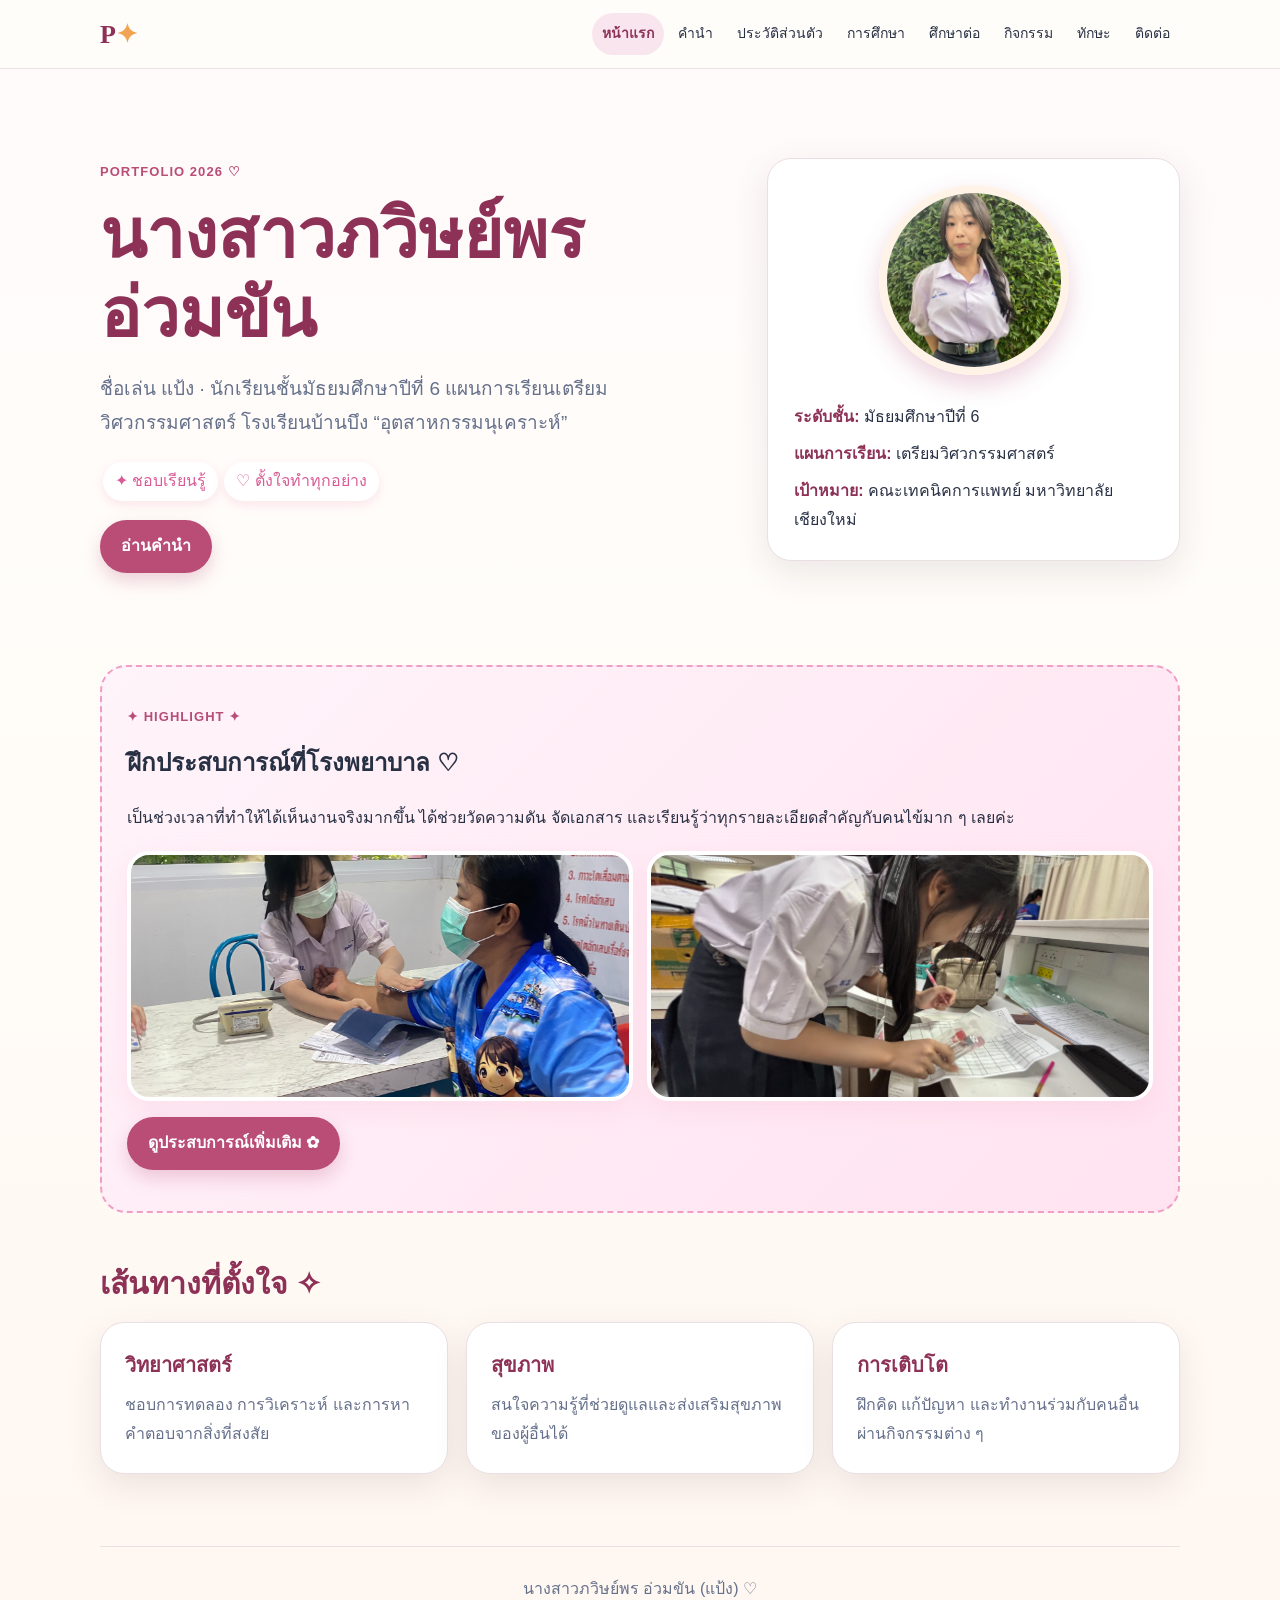
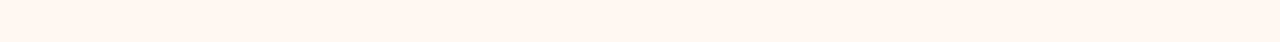
<file: index.htm>
<!doctype html>
<html lang="th"><head><meta charset="utf-8"><meta name="viewport" content="width=device-width,initial-scale=1"><title>ภวิษย์พร อ่วมขัน | Portfolio</title><link rel="stylesheet" href="styles.css"><style>.hero-photos{display:grid;grid-template-columns:1fr 1fr;gap:14px;margin-top:18px}.hero-photos img{width:100%;height:250px;object-fit:cover;border-radius:22px;border:4px solid #fff;box-shadow:0 10px 24px #f3b7d044}.feature{margin:28px 0;padding:25px;border-radius:26px;background:linear-gradient(135deg,#fff4fa,#ffe3f0);border:2px dashed #ef9ec5}.feature h2{margin-top:0}.sticker{display:inline-block;background:#fff;border-radius:999px;padding:5px 12px;margin:3px;color:#d85b95;box-shadow:0 4px 12px #f3b7d055}@media(max-width:650px){.hero-photos{grid-template-columns:1fr}.hero-photos img{height:230px}}</style></head><body><header class="site-header"><nav class="nav container"><a class="brand" href="index.html">P<span>✦</span></a><div class="nav-links"><a class="active" href="index.html">หน้าแรก</a><a href="foreword.html">คำนำ</a><a href="about.html">ประวัติส่วนตัว</a><a href="portfolio.html">การศึกษา</a><a href="experience.html">ศึกษาต่อ</a><a href="activity.html">กิจกรรม</a><a href="skills.html">ทักษะ</a><a href="contact.html">ติดต่อ</a></div></nav></header><main class="container"><section class="hero"><div><p class="eyebrow">PORTFOLIO 2026 ♡</p><h1>นางสาวภวิษย์พร<br>อ่วมขัน</h1><p class="lead">ชื่อเล่น แป้ง · นักเรียนชั้นมัธยมศึกษาปีที่ 6 แผนการเรียนเตรียมวิศวกรรมศาสตร์ โรงเรียนบ้านบึง “อุตสาหกรรมนุเคราะห์”</p><p><span class="sticker">✦ ชอบเรียนรู้</span><span class="sticker">♡ ตั้งใจทำทุกอย่าง</span></p><a class="btn" href="foreword.html">อ่านคำนำ</a></div><aside class="hero-card"><img class="profile-photo" src="IMG_5311.jpeg" alt="นางสาวภวิษย์พร อ่วมขัน"><div class="fact-list"><div><span>ระดับชั้น:</span> มัธยมศึกษาปีที่ 6</div><div><span>แผนการเรียน:</span> เตรียมวิศวกรรมศาสตร์</div><div><span>เป้าหมาย:</span> คณะเทคนิคการแพทย์ มหาวิทยาลัยเชียงใหม่</div></div></aside></section><section class="feature"><p class="eyebrow">✦ HIGHLIGHT ✦</p><h2>ฝึกประสบการณ์ที่โรงพยาบาล ♡</h2><p>เป็นช่วงเวลาที่ทำให้ได้เห็นงานจริงมากขึ้น ได้ช่วยวัดความดัน จัดเอกสาร และเรียนรู้ว่าทุกรายละเอียดสำคัญกับคนไข้มาก ๆ เลยค่ะ</p><div class="hero-photos"><img src="image-2.jpg" alt="ฝึกวัดความดันที่โรงพยาบาล"><img src="image-3.jpg" alt="ฝึกงานเอกสารที่โรงพยาบาล"></div><p><a class="btn" href="experience.html">ดูประสบการณ์เพิ่มเติม ✿</a></p></section><section class="section"><h2>เส้นทางที่ตั้งใจ ✧</h2><div class="grid"><article class="card"><h3>วิทยาศาสตร์</h3><p>ชอบการทดลอง การวิเคราะห์ และการหาคำตอบจากสิ่งที่สงสัย</p></article><article class="card"><h3>สุขภาพ</h3><p>สนใจความรู้ที่ช่วยดูแลและส่งเสริมสุขภาพของผู้อื่นได้</p></article><article class="card"><h3>การเติบโต</h3><p>ฝึกคิด แก้ปัญหา และทำงานร่วมกับคนอื่นผ่านกิจกรรมต่าง ๆ</p></article></div></section></main><footer class="footer container">นางสาวภวิษย์พร อ่วมขัน (แป้ง) ♡</footer></body></html>
</file>
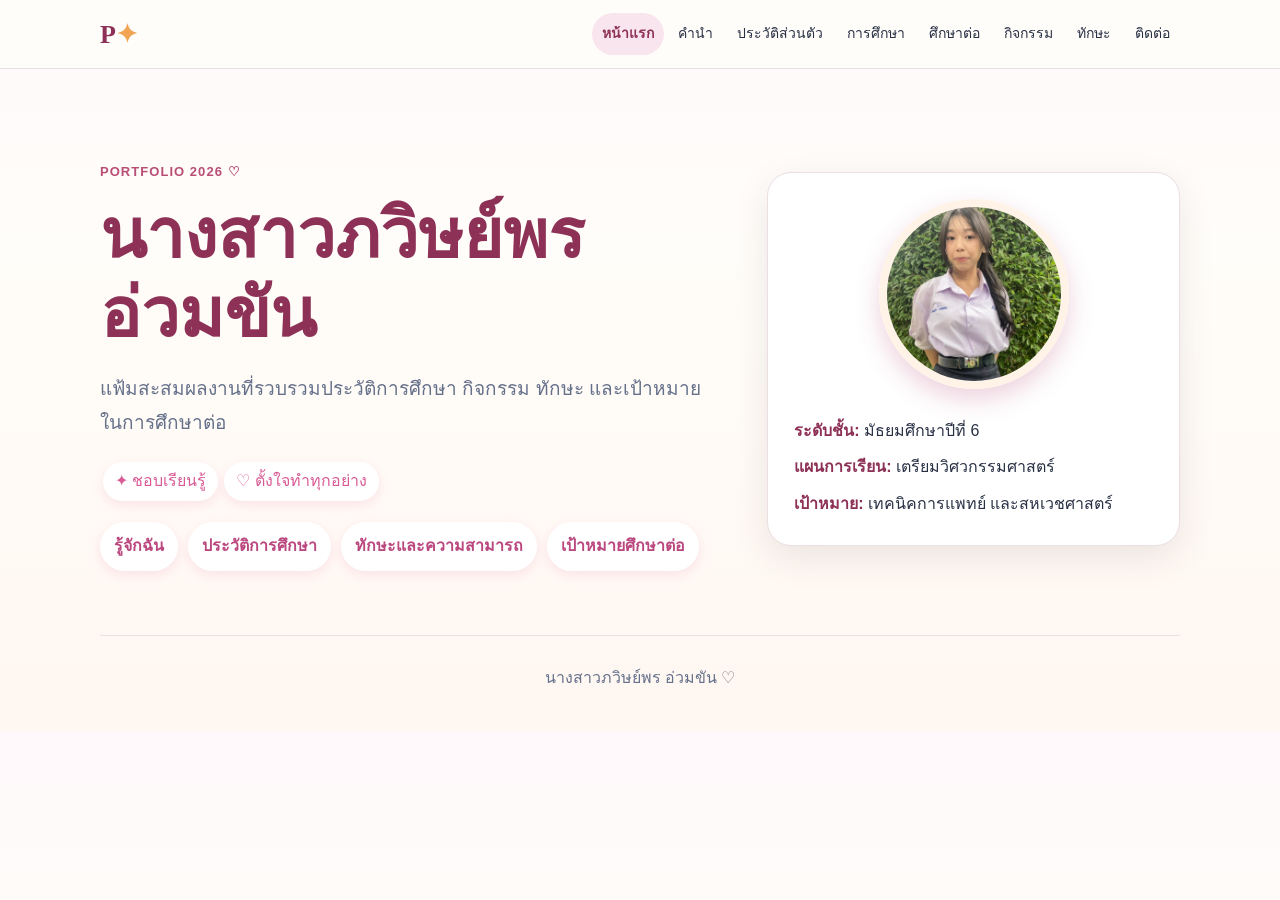
<file: index.html>
<!doctype html><html lang="th"><head><meta charset="utf-8"><meta name="viewport" content="width=device-width,initial-scale=1"><title>ภวิษย์พร อ่วมขัน | Portfolio</title><link rel="stylesheet" href="styles.css"><style>.sticker{display:inline-block;background:#fff;border-radius:999px;padding:5px 12px;margin:3px;color:#d85b95;box-shadow:0 4px 12px #f3b7d055}.quick-links{display:flex;flex-wrap:wrap;gap:10px;margin-top:18px}.quick-links a{display:inline-block;text-decoration:none;padding:10px 14px;border-radius:999px;background:#fff;color:#ba477e;font-weight:700;box-shadow:0 4px 12px #f3b7d055}.quick-links a:hover{background:#fff0f6}</style></head><body><header class="site-header"><nav class="nav container"><a class="brand" href="index.html">P<span>✦</span></a><div class="nav-links"><a class="active" href="index.html">หน้าแรก</a><a href="foreword.html">คำนำ</a><a href="about.html">ประวัติส่วนตัว</a><a href="portfolio.html">การศึกษา</a><a href="experience.html">ศึกษาต่อ</a><a href="activity.html">กิจกรรม</a><a href="skills.html">ทักษะ</a><a href="contact.html">ติดต่อ</a></div></nav></header><main class="container"><section class="hero"><div><p class="eyebrow">PORTFOLIO 2026 ♡</p><h1>นางสาวภวิษย์พร<br>อ่วมขัน</h1><p class="lead">แฟ้มสะสมผลงานที่รวบรวมประวัติการศึกษา กิจกรรม ทักษะ และเป้าหมายในการศึกษาต่อ</p><p><span class="sticker">✦ ชอบเรียนรู้</span><span class="sticker">♡ ตั้งใจทำทุกอย่าง</span></p><div class="quick-links"><a href="about.html">รู้จักฉัน</a><a href="portfolio.html">ประวัติการศึกษา</a><a href="skills.html">ทักษะและความสามารถ</a><a href="experience.html">เป้าหมายศึกษาต่อ</a></div></div><aside class="hero-card"><img class="profile-photo" src="IMG_5311.jpeg" alt="นางสาวภวิษย์พร อ่วมขัน"><div class="fact-list"><div><span>ระดับชั้น:</span> มัธยมศึกษาปีที่ 6</div><div><span>แผนการเรียน:</span> เตรียมวิศวกรรมศาสตร์</div><div><span>เป้าหมาย:</span> เทคนิคการแพทย์ และสหเวชศาสตร์</div></div></aside></section></main><footer class="footer container">นางสาวภวิษย์พร อ่วมขัน ♡</footer></body></html>
</file>
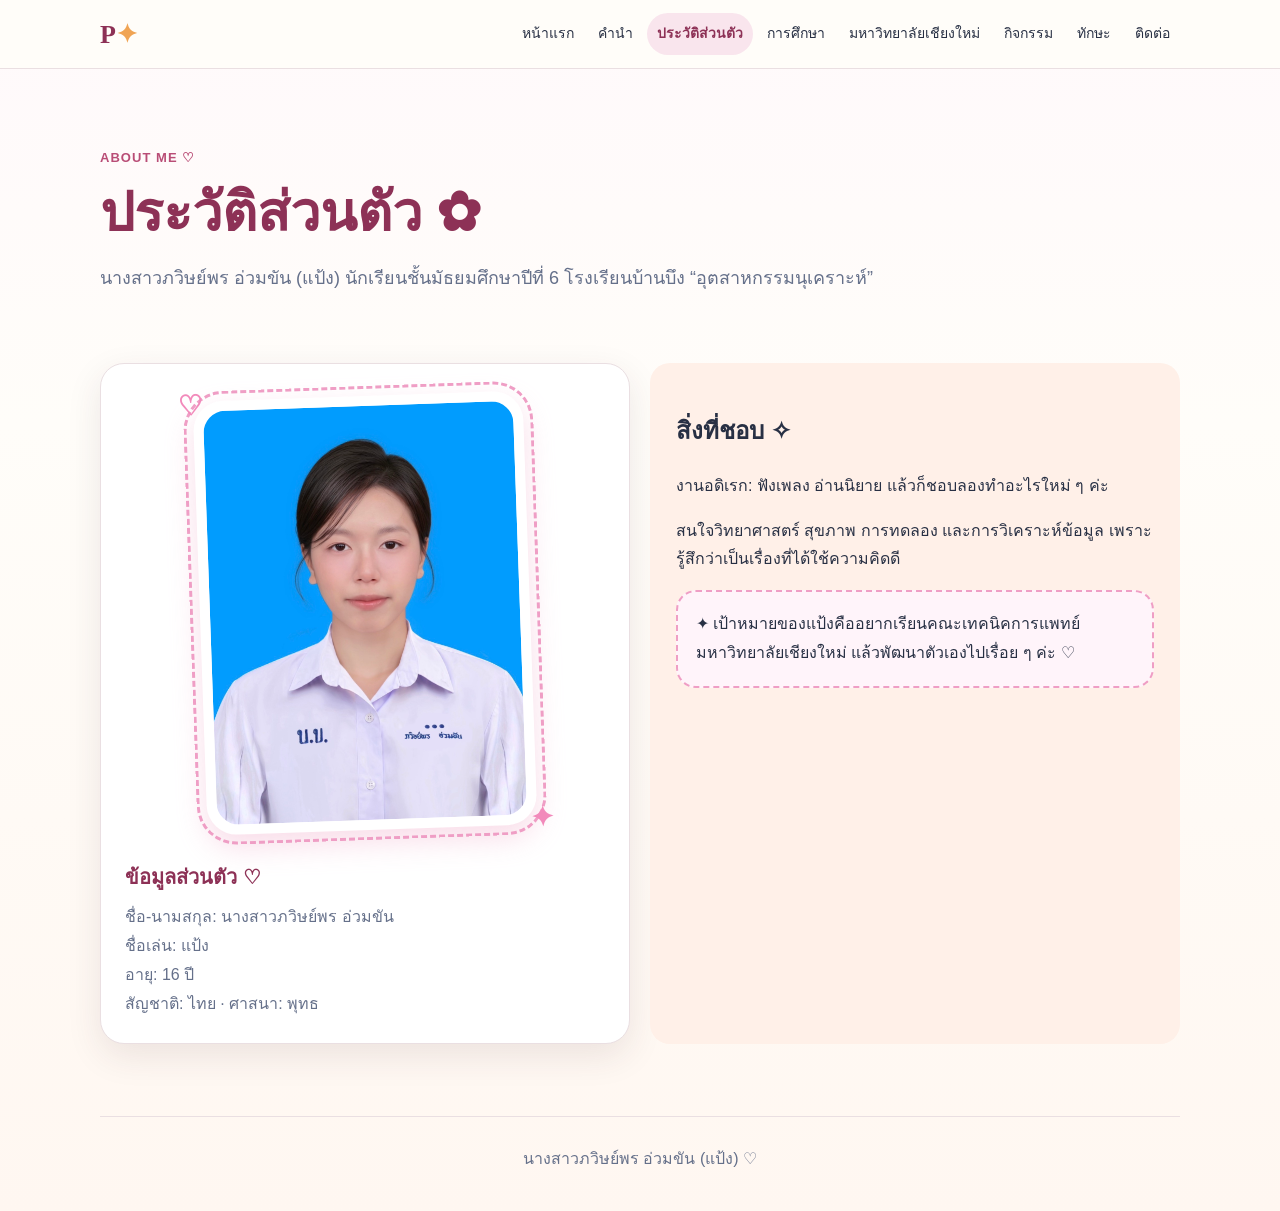
<file: about.html>
<!doctype html><html lang="th"><head><meta charset="utf-8"><meta name="viewport" content="width=device-width,initial-scale=1"><title>ประวัติส่วนตัว | ภวิษย์พร อ่วมขัน</title><link rel="stylesheet" href="styles.css"><style>.photo-frame{position:relative;width:min(330px,100%);margin:8px auto 30px;padding:10px;background:#fff;border-radius:30px;box-shadow:0 12px 28px #f3b7d077;transform:rotate(-2deg);outline:3px dashed #ef9ec5;outline-offset:7px}.photo-frame:before,.photo-frame:after{position:absolute;color:#f28abb;font-size:28px;font-weight:700}.photo-frame:before{content:'♡';top:-20px;left:-15px}.photo-frame:after{content:'✦';right:-16px;bottom:-20px}.about-photo{display:block;width:100%;border-radius:22px}.cute-note{padding:18px;border:2px dashed #ef9ec5;border-radius:20px;background:#fff4fa}</style></head><body><header class="site-header"><nav class="nav container"><a class="brand" href="index.html">P<span>✦</span></a><div class="nav-links"><a href="index.html">หน้าแรก</a><a href="foreword.html">คำนำ</a><a class="active" href="about.html">ประวัติส่วนตัว</a><a href="portfolio.html">การศึกษา</a><a href="experience.html">มหาวิทยาลัยเชียงใหม่</a><a href="activity.html">กิจกรรม</a><a href="skills.html">ทักษะ</a><a href="contact.html">ติดต่อ</a></div></nav></header><main class="container"><section class="page-hero"><p class="eyebrow">ABOUT ME ♡</p><h1 class="page-title">ประวัติส่วนตัว ✿</h1><p class="page-intro">นางสาวภวิษย์พร อ่วมขัน (แป้ง) นักเรียนชั้นมัธยมศึกษาปีที่ 6 โรงเรียนบ้านบึง “อุตสาหกรรมนุเคราะห์”</p></section><section class="two-col"><div class="card"><div class="photo-frame"><img class="about-photo" src="image-4.jpg" alt="รูปประวัติของภวิษย์พร"></div><h3>ข้อมูลส่วนตัว ♡</h3><p>ชื่อ-นามสกุล: นางสาวภวิษย์พร อ่วมขัน</p><p>ชื่อเล่น: แป้ง</p><p>อายุ: 16 ปี</p><p>สัญชาติ: ไทย · ศาสนา: พุทธ</p></div><div class="highlight"><h2>สิ่งที่ชอบ ✧</h2><p>งานอดิเรก: ฟังเพลง อ่านนิยาย แล้วก็ชอบลองทำอะไรใหม่ ๆ ค่ะ</p><p>สนใจวิทยาศาสตร์ สุขภาพ การทดลอง และการวิเคราะห์ข้อมูล เพราะรู้สึกว่าเป็นเรื่องที่ได้ใช้ความคิดดี</p><div class="cute-note">✦ เป้าหมายของแป้งคืออยากเรียนคณะเทคนิคการแพทย์ มหาวิทยาลัยเชียงใหม่ แล้วพัฒนาตัวเองไปเรื่อย ๆ ค่ะ ♡</div></div></section></main><footer class="footer container">นางสาวภวิษย์พร อ่วมขัน (แป้ง) ♡</footer></body></html>
</file>
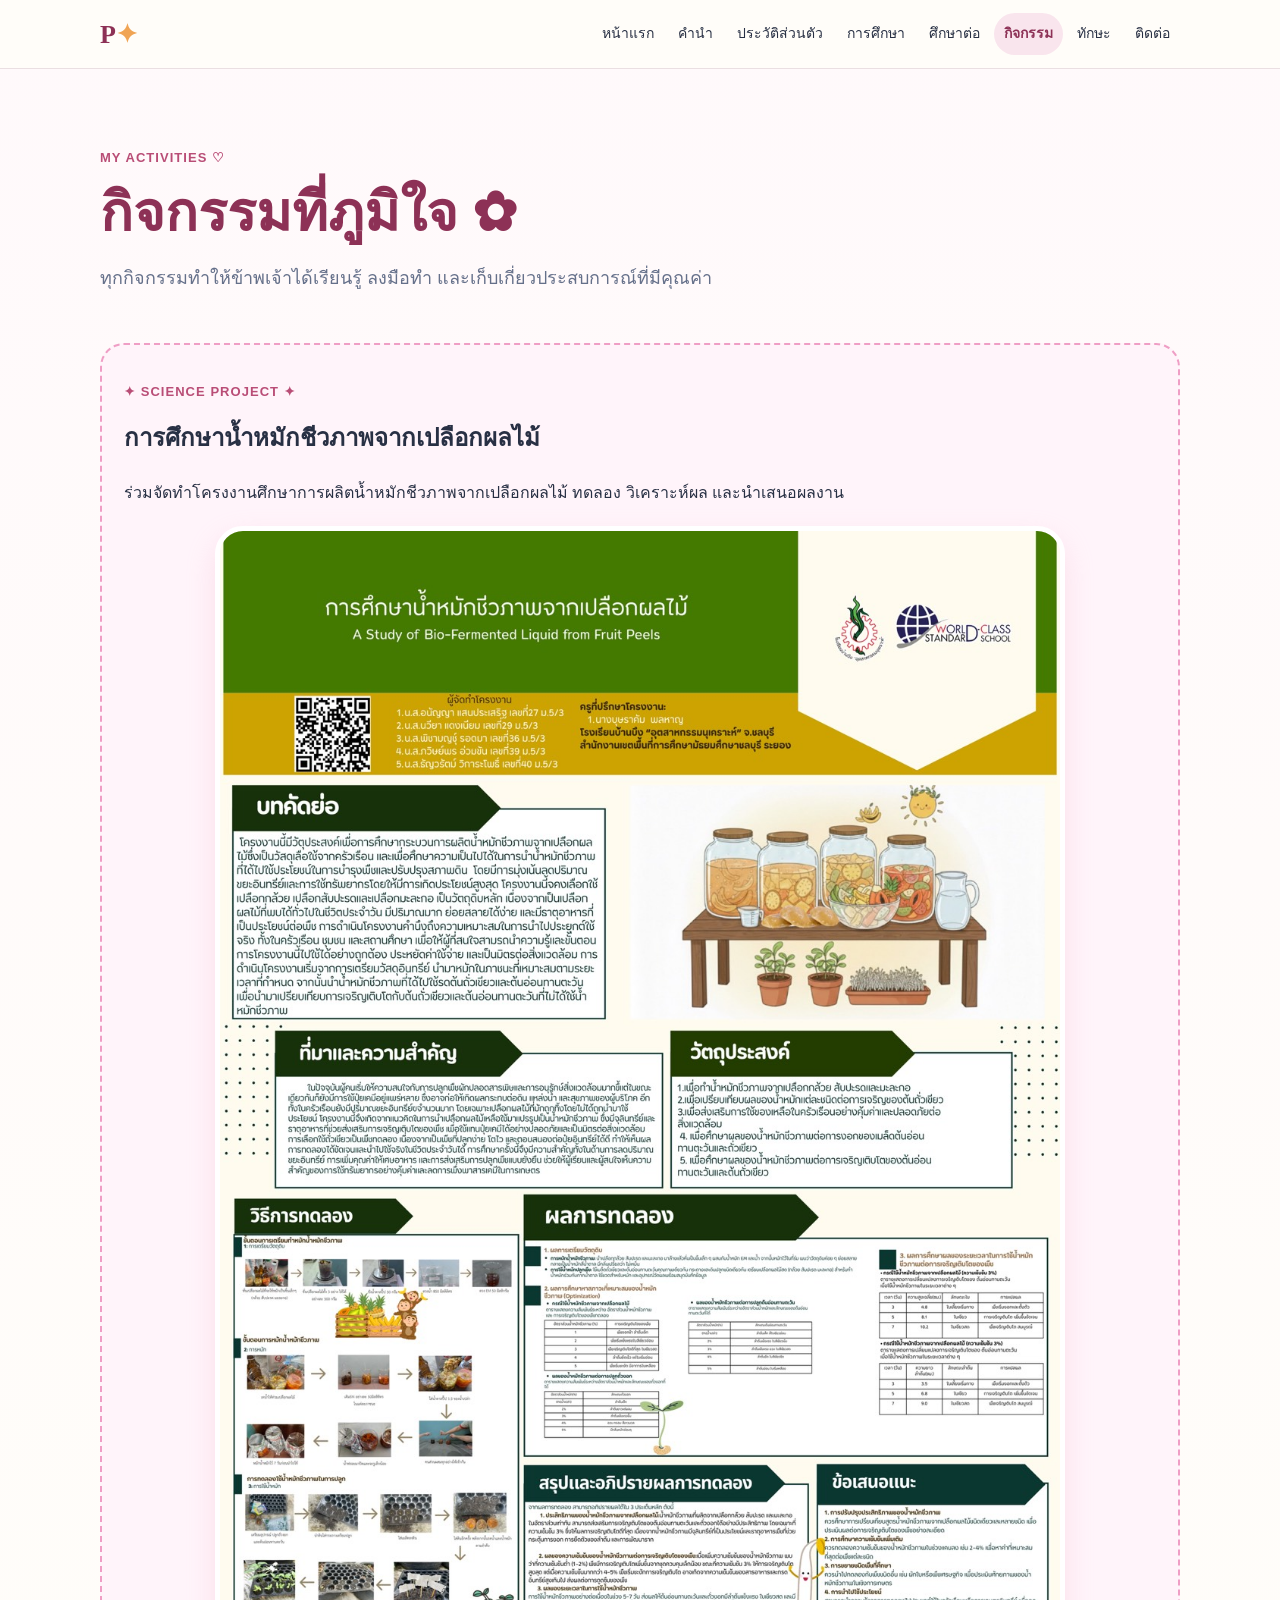
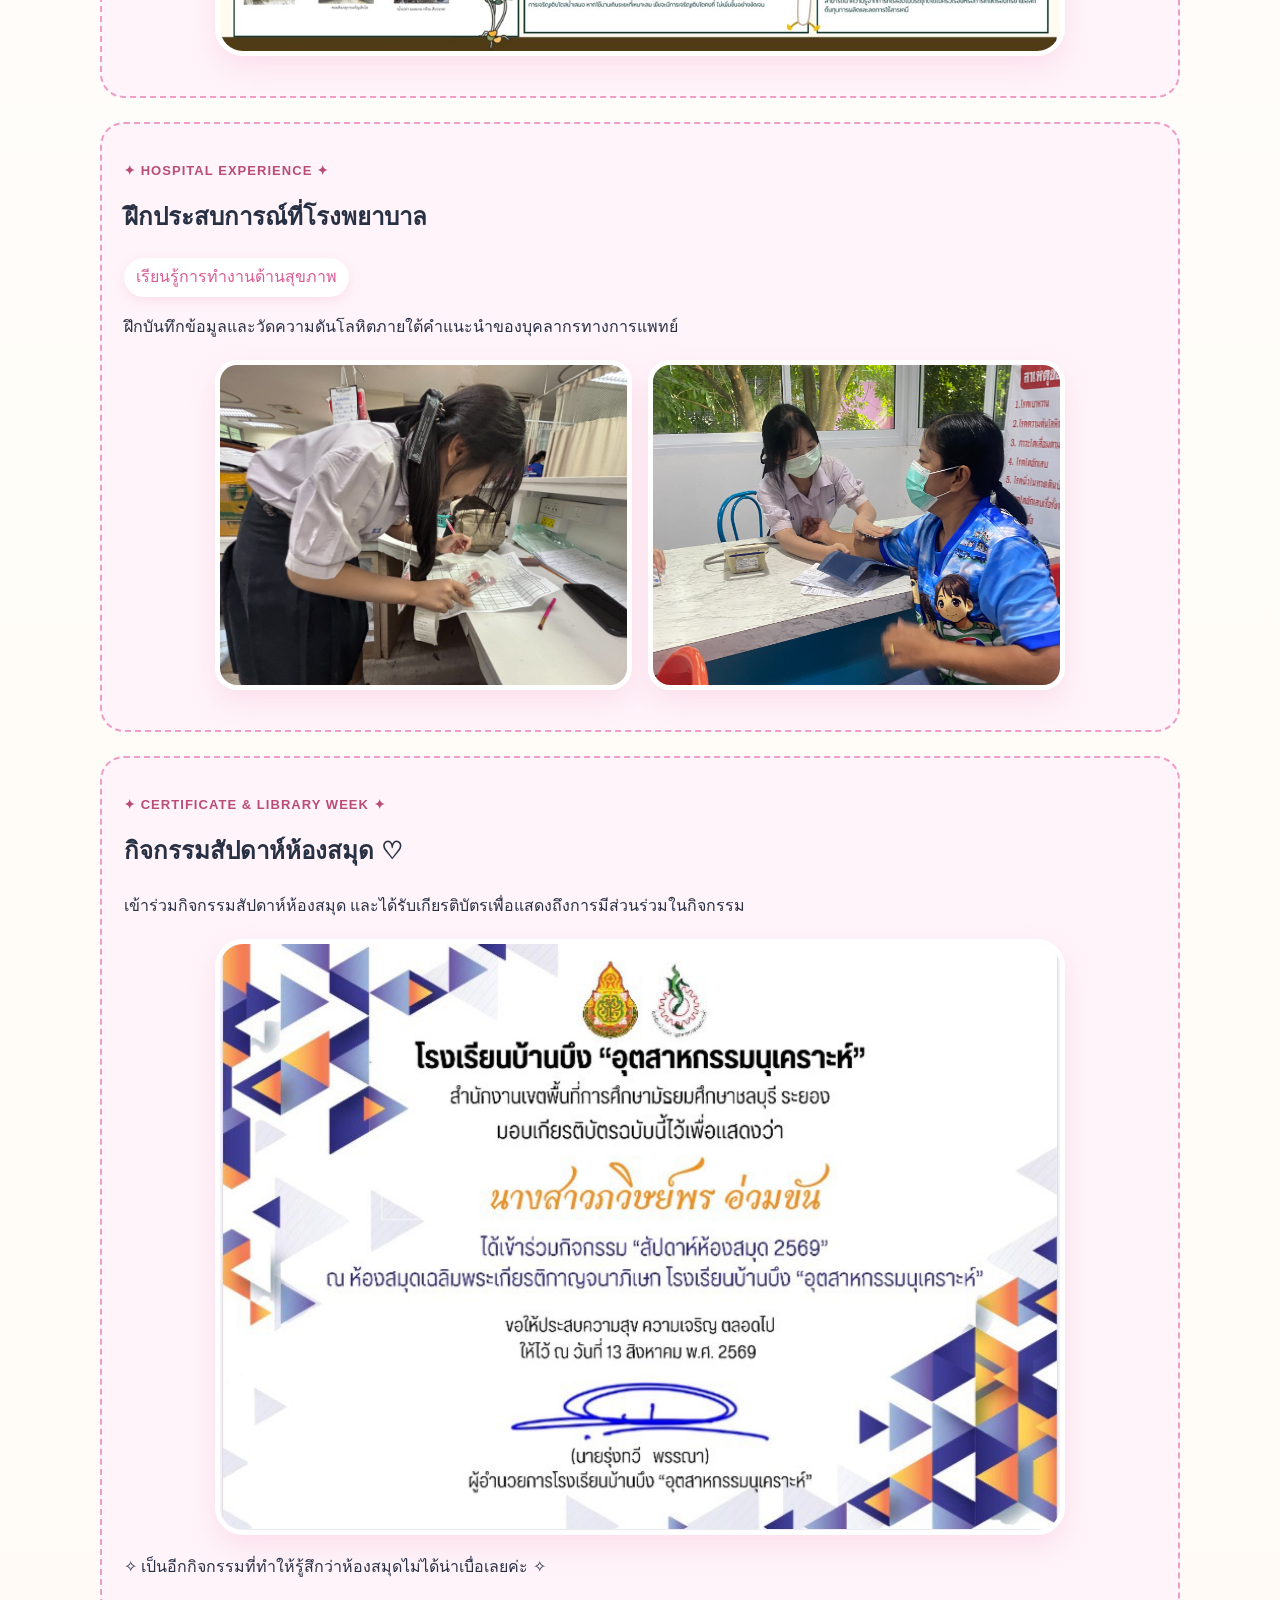
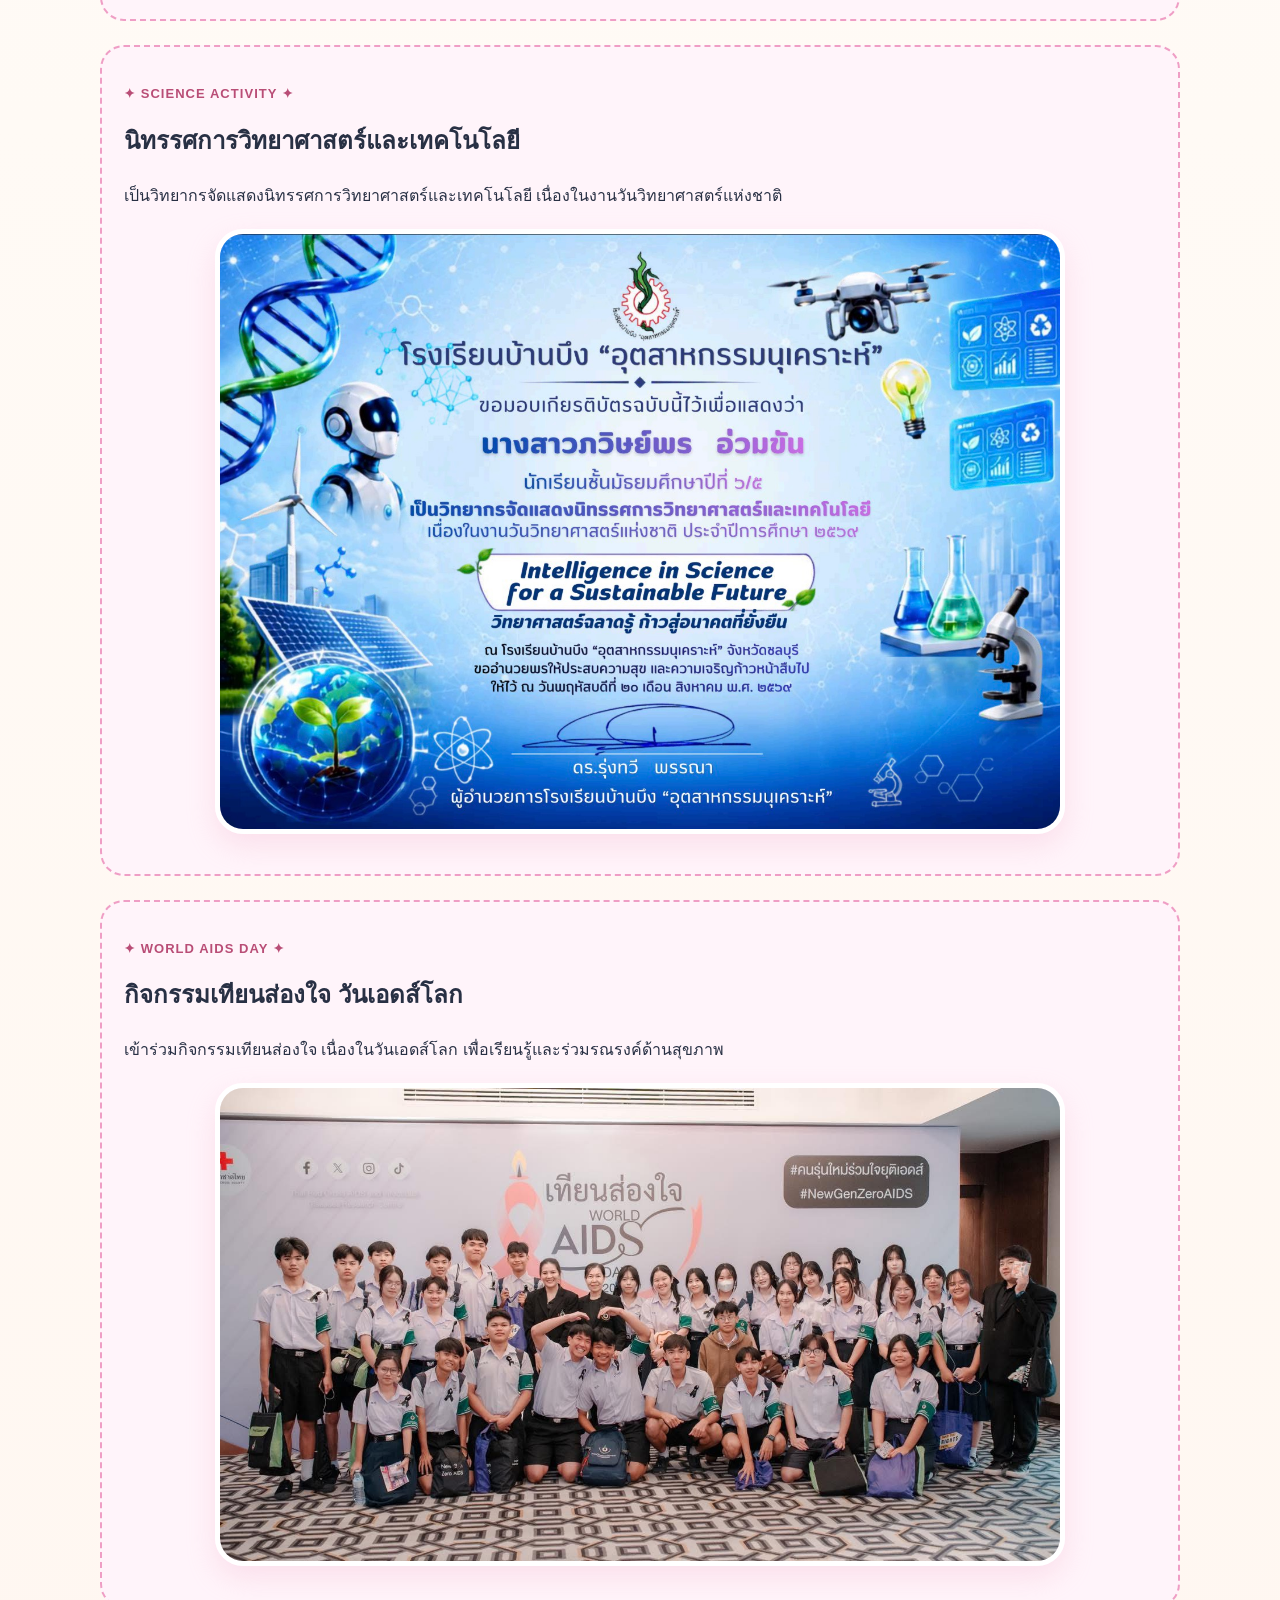
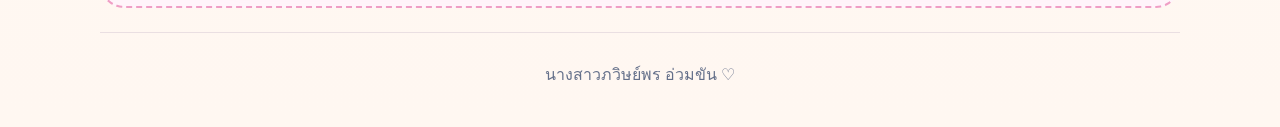
<file: activity.html>
<!doctype html><html lang="th"><head><meta charset="utf-8"><meta name="viewport" content="width=device-width,initial-scale=1"><title>กิจกรรม | ภวิษย์พร อ่วมขัน</title><link rel="stylesheet" href="styles.css"><style>.activity-photo{width:100%;max-width:850px;display:block;margin:18px auto;border-radius:28px;border:5px solid #fff;box-shadow:0 12px 28px #f3b7d055}.memory{background:#fff4fa;border:2px dashed #ef9ec5;border-radius:24px;padding:22px;margin-bottom:24px}.memory h2{margin-top:0}.tag{display:inline-block;background:#fff;border-radius:999px;padding:5px 12px;color:#d85b95;box-shadow:0 4px 12px #f3b7d055}.activity-gallery{display:grid;grid-template-columns:repeat(2,minmax(0,1fr));gap:16px;max-width:850px;margin:18px auto}.activity-gallery img{width:100%;height:330px;object-fit:cover;border-radius:22px;border:5px solid #fff;box-shadow:0 12px 28px #f3b7d055}@media(max-width:620px){.activity-gallery{grid-template-columns:1fr}.activity-gallery img{height:auto;aspect-ratio:4/3}}</style></head><body><header class="site-header"><nav class="nav container"><a class="brand" href="index.html">P<span>✦</span></a><div class="nav-links"><a href="index.html">หน้าแรก</a><a href="foreword.html">คำนำ</a><a href="about.html">ประวัติส่วนตัว</a><a href="portfolio.html">การศึกษา</a><a href="experience.html">ศึกษาต่อ</a><a class="active" href="activity.html">กิจกรรม</a><a href="skills.html">ทักษะ</a><a href="contact.html">ติดต่อ</a></div></nav></header><main class="container"><section class="page-hero"><p class="eyebrow">MY ACTIVITIES ♡</p><h1 class="page-title">กิจกรรมที่ภูมิใจ ✿</h1><p class="page-intro">ทุกกิจกรรมทำให้ข้าพเจ้าได้เรียนรู้ ลงมือทำ และเก็บเกี่ยวประสบการณ์ที่มีคุณค่า</p></section><section class="memory"><p class="eyebrow">✦ SCIENCE PROJECT ✦</p><h2>การศึกษาน้ำหมักชีวภาพจากเปลือกผลไม้</h2><p>ร่วมจัดทำโครงงานศึกษาการผลิตน้ำหมักชีวภาพจากเปลือกผลไม้ ทดลอง วิเคราะห์ผล และนำเสนอผลงาน</p><img class="activity-photo" src="S__3760162.jpg" alt="โครงงานการศึกษาน้ำหมักชีวภาพจากเปลือกผลไม้"></section><section class="memory"><p class="eyebrow">✦ HOSPITAL EXPERIENCE ✦</p><h2>ฝึกประสบการณ์ที่โรงพยาบาล</h2><p><span class="tag">เรียนรู้การทำงานด้านสุขภาพ</span></p><p>ฝึกบันทึกข้อมูลและวัดความดันโลหิตภายใต้คำแนะนำของบุคลากรทางการแพทย์</p><div class="activity-gallery"><img src="S__19955722_0.jpg" alt="บันทึกข้อมูลระหว่างฝึกประสบการณ์ที่โรงพยาบาล"><img src="S__19955723_0.jpg" alt="วัดความดันโลหิตระหว่างฝึกประสบการณ์ที่โรงพยาบาล"></div></section><section class="memory"><p class="eyebrow">✦ CERTIFICATE & LIBRARY WEEK ✦</p><h2>กิจกรรมสัปดาห์ห้องสมุด ♡</h2><p>เข้าร่วมกิจกรรมสัปดาห์ห้องสมุด และได้รับเกียรติบัตรเพื่อแสดงถึงการมีส่วนร่วมในกิจกรรม</p><img class="activity-photo" src="S__19947525.jpg" alt="เกียรติบัตรกิจกรรมสัปดาห์ห้องสมุด"><p>✧ เป็นอีกกิจกรรมที่ทำให้รู้สึกว่าห้องสมุดไม่ได้น่าเบื่อเลยค่ะ ✧</p></section><section class="memory"><p class="eyebrow">✦ SCIENCE ACTIVITY ✦</p><h2>นิทรรศการวิทยาศาสตร์และเทคโนโลยี</h2><p>เป็นวิทยากรจัดแสดงนิทรรศการวิทยาศาสตร์และเทคโนโลยี เนื่องในงานวันวิทยาศาสตร์แห่งชาติ</p><img class="activity-photo" src="S__3760169.jpg" alt="เกียรติบัตรนิทรรศการวิทยาศาสตร์และเทคโนโลยี"></section><section class="memory"><p class="eyebrow">✦ WORLD AIDS DAY ✦</p><h2>กิจกรรมเทียนส่องใจ วันเอดส์โลก</h2><p>เข้าร่วมกิจกรรมเทียนส่องใจ เนื่องในวันเอดส์โลก เพื่อเรียนรู้และร่วมรณรงค์ด้านสุขภาพ</p><img class="activity-photo" src="S__19898372_0.jpg" alt="กิจกรรมเทียนส่องใจเนื่องในวันเอดส์โลก"></section></main><footer class="footer container">นางสาวภวิษย์พร อ่วมขัน ♡</footer></body></html>
</file>
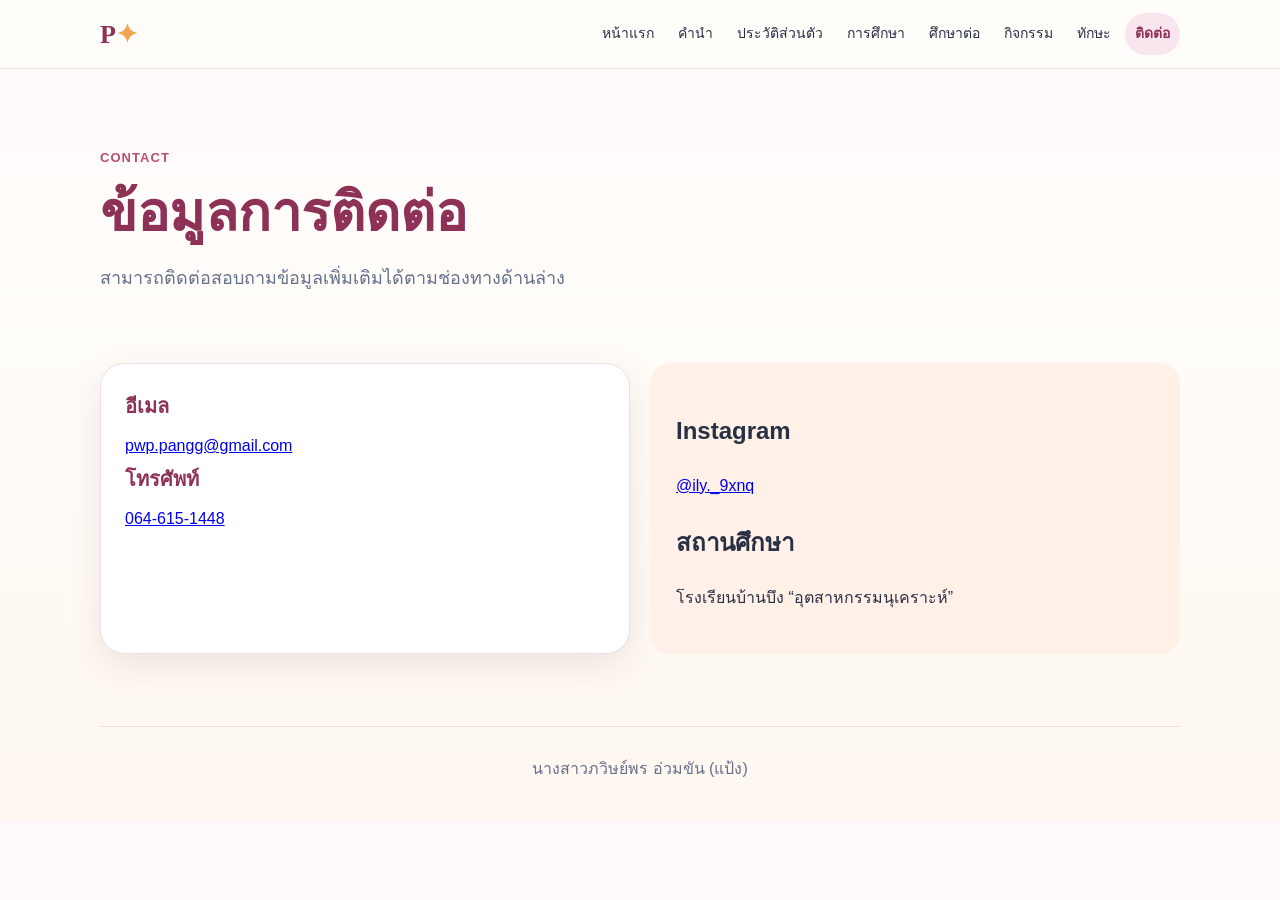
<file: contact.html>
<!doctype html><html lang="th"><head><meta charset="utf-8"><meta name="viewport" content="width=device-width,initial-scale=1"><title>ติดต่อ | ภวิษย์พร อ่วมขัน</title><link rel="stylesheet" href="styles.css"></head><body><header class="site-header"><nav class="nav container"><a class="brand" href="index.html">P<span>✦</span></a><div class="nav-links"><a href="index.html">หน้าแรก</a><a href="foreword.html">คำนำ</a><a href="about.html">ประวัติส่วนตัว</a><a href="portfolio.html">การศึกษา</a><a href="experience.html">ศึกษาต่อ</a><a href="activity.html">กิจกรรม</a><a href="skills.html">ทักษะ</a><a class="active" href="contact.html">ติดต่อ</a></div></nav></header><main class="container"><section class="page-hero"><p class="eyebrow">CONTACT</p><h1 class="page-title">ข้อมูลการติดต่อ</h1><p class="page-intro">สามารถติดต่อสอบถามข้อมูลเพิ่มเติมได้ตามช่องทางด้านล่าง</p></section><section class="two-col"><article class="card"><h3>อีเมล</h3><p><a href="mailto:pwp.pangg@gmail.com">pwp.pangg@gmail.com</a></p><h3>โทรศัพท์</h3><p><a href="tel:0646151448">064-615-1448</a></p></article><article class="highlight"><h2>Instagram</h2><p><a href="https://www.instagram.com/ily._9xnq/" target="_blank" rel="noreferrer">@ily._9xnq</a></p><h2>สถานศึกษา</h2><p>โรงเรียนบ้านบึง “อุตสาหกรรมนุเคราะห์”</p></article></section></main><footer class="footer container">นางสาวภวิษย์พร อ่วมขัน (แป้ง)</footer></body></html>
</file>
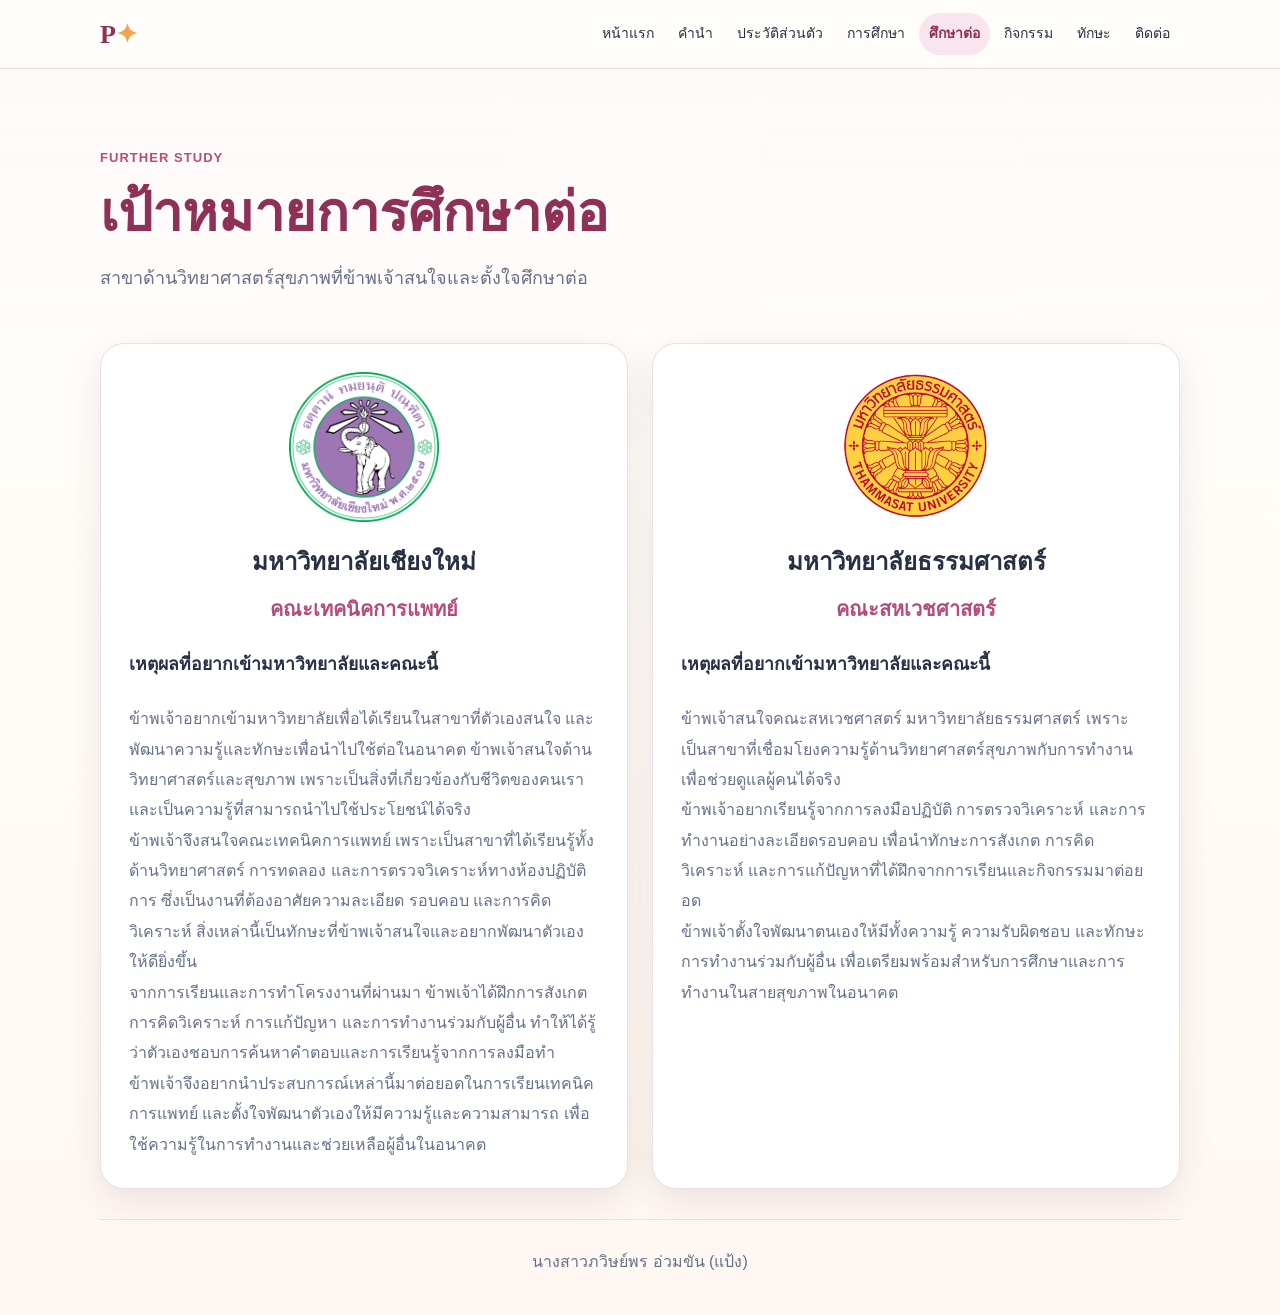
<file: experience.html>
<!doctype html><html lang="th"><head><meta charset="utf-8"><meta name="viewport" content="width=device-width,initial-scale=1"><title>เป้าหมายการศึกษาต่อ | ภวิษย์พร อ่วมขัน</title><link rel="stylesheet" href="styles.css"><style>.future-grid{display:grid;grid-template-columns:repeat(auto-fit,minmax(280px,1fr));gap:24px;margin-bottom:30px}.future-card{padding:28px}.university-logo{display:block;width:min(180px,70%);height:150px;object-fit:contain;margin:0 auto 18px}.future-card h2{text-align:center;margin:0}.future-card h3{text-align:center;color:#b44b7a;margin:8px 0 22px}.future-card p{line-height:1.9}.reason-title{margin-top:22px;font-size:1.1rem}</style></head><body><header class="site-header"><nav class="nav container"><a class="brand" href="index.html">P<span>✦</span></a><div class="nav-links"><a href="index.html">หน้าแรก</a><a href="foreword.html">คำนำ</a><a href="about.html">ประวัติส่วนตัว</a><a href="portfolio.html">การศึกษา</a><a class="active" href="experience.html">ศึกษาต่อ</a><a href="activity.html">กิจกรรม</a><a href="skills.html">ทักษะ</a><a href="contact.html">ติดต่อ</a></div></nav></header><main class="container"><section class="page-hero"><p class="eyebrow">FURTHER STUDY</p><h1 class="page-title">เป้าหมายการศึกษาต่อ</h1><p class="page-intro">สาขาด้านวิทยาศาสตร์สุขภาพที่ข้าพเจ้าสนใจและตั้งใจศึกษาต่อ</p></section><section class="future-grid"><article class="card future-card"><img class="university-logo" src="university-logo.jpg" alt="ตรามหาวิทยาลัยเชียงใหม่"><h2>มหาวิทยาลัยเชียงใหม่</h2><h3>คณะเทคนิคการแพทย์</h3><h4 class="reason-title">เหตุผลที่อยากเข้ามหาวิทยาลัยและคณะนี้</h4><p>ข้าพเจ้าอยากเข้ามหาวิทยาลัยเพื่อได้เรียนในสาขาที่ตัวเองสนใจ และพัฒนาความรู้และทักษะเพื่อนำไปใช้ต่อในอนาคต ข้าพเจ้าสนใจด้านวิทยาศาสตร์และสุขภาพ เพราะเป็นสิ่งที่เกี่ยวข้องกับชีวิตของคนเรา และเป็นความรู้ที่สามารถนำไปใช้ประโยชน์ได้จริง</p><p>ข้าพเจ้าจึงสนใจคณะเทคนิคการแพทย์ เพราะเป็นสาขาที่ได้เรียนรู้ทั้งด้านวิทยาศาสตร์ การทดลอง และการตรวจวิเคราะห์ทางห้องปฏิบัติการ ซึ่งเป็นงานที่ต้องอาศัยความละเอียด รอบคอบ และการคิดวิเคราะห์ สิ่งเหล่านี้เป็นทักษะที่ข้าพเจ้าสนใจและอยากพัฒนาตัวเองให้ดียิ่งขึ้น</p><p>จากการเรียนและการทำโครงงานที่ผ่านมา ข้าพเจ้าได้ฝึกการสังเกต การคิดวิเคราะห์ การแก้ปัญหา และการทำงานร่วมกับผู้อื่น ทำให้ได้รู้ว่าตัวเองชอบการค้นหาคำตอบและการเรียนรู้จากการลงมือทำ ข้าพเจ้าจึงอยากนำประสบการณ์เหล่านี้มาต่อยอดในการเรียนเทคนิคการแพทย์ และตั้งใจพัฒนาตัวเองให้มีความรู้และความสามารถ เพื่อใช้ความรู้ในการทำงานและช่วยเหลือผู้อื่นในอนาคต</p></article><article class="card future-card"><img class="university-logo" src="images.png" alt="ตรามหาวิทยาลัยธรรมศาสตร์"><h2>มหาวิทยาลัยธรรมศาสตร์</h2><h3>คณะสหเวชศาสตร์</h3><h4 class="reason-title">เหตุผลที่อยากเข้ามหาวิทยาลัยและคณะนี้</h4><p>ข้าพเจ้าสนใจคณะสหเวชศาสตร์ มหาวิทยาลัยธรรมศาสตร์ เพราะเป็นสาขาที่เชื่อมโยงความรู้ด้านวิทยาศาสตร์สุขภาพกับการทำงานเพื่อช่วยดูแลผู้คนได้จริง</p><p>ข้าพเจ้าอยากเรียนรู้จากการลงมือปฏิบัติ การตรวจวิเคราะห์ และการทำงานอย่างละเอียดรอบคอบ เพื่อนำทักษะการสังเกต การคิดวิเคราะห์ และการแก้ปัญหาที่ได้ฝึกจากการเรียนและกิจกรรมมาต่อยอด</p><p>ข้าพเจ้าตั้งใจพัฒนาตนเองให้มีทั้งความรู้ ความรับผิดชอบ และทักษะการทำงานร่วมกับผู้อื่น เพื่อเตรียมพร้อมสำหรับการศึกษาและการทำงานในสายสุขภาพในอนาคต</p></article></section></main><footer class="footer container">นางสาวภวิษย์พร อ่วมขัน (แป้ง)</footer></body></html>
</file>
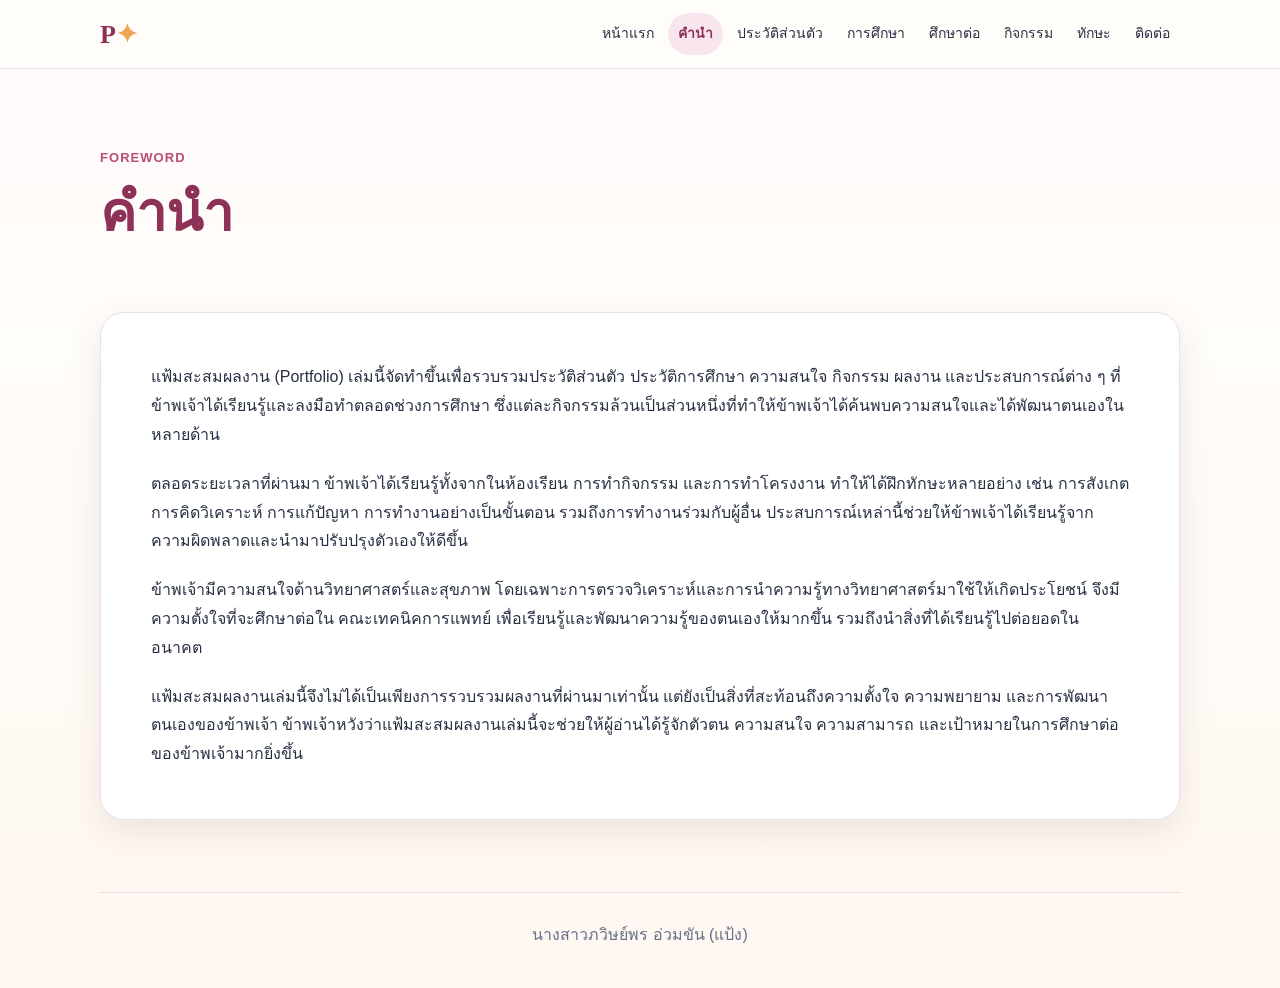
<file: foreword.html>
<!doctype html><html lang="th"><head><meta charset="utf-8"><meta name="viewport" content="width=device-width,initial-scale=1"><title>คำนำ | ภวิษย์พร อ่วมขัน</title><link rel="stylesheet" href="styles.css"></head><body><header class="site-header"><nav class="nav container"><a class="brand" href="index.html">P<span>✦</span></a><div class="nav-links"><a href="index.html">หน้าแรก</a><a class="active" href="foreword.html">คำนำ</a><a href="about.html">ประวัติส่วนตัว</a><a href="portfolio.html">การศึกษา</a><a href="experience.html">ศึกษาต่อ</a><a href="activity.html">กิจกรรม</a><a href="skills.html">ทักษะ</a><a href="contact.html">ติดต่อ</a></div></nav></header><main class="container"><section class="page-hero"><p class="eyebrow">FOREWORD</p><h1 class="page-title">คำนำ</h1></section><article class="prose"><p>แฟ้มสะสมผลงาน (Portfolio) เล่มนี้จัดทำขึ้นเพื่อรวบรวมประวัติส่วนตัว ประวัติการศึกษา ความสนใจ กิจกรรม ผลงาน และประสบการณ์ต่าง ๆ ที่ข้าพเจ้าได้เรียนรู้และลงมือทำตลอดช่วงการศึกษา ซึ่งแต่ละกิจกรรมล้วนเป็นส่วนหนึ่งที่ทำให้ข้าพเจ้าได้ค้นพบความสนใจและได้พัฒนาตนเองในหลายด้าน</p><p>ตลอดระยะเวลาที่ผ่านมา ข้าพเจ้าได้เรียนรู้ทั้งจากในห้องเรียน การทำกิจกรรม และการทำโครงงาน ทำให้ได้ฝึกทักษะหลายอย่าง เช่น การสังเกต การคิดวิเคราะห์ การแก้ปัญหา การทำงานอย่างเป็นขั้นตอน รวมถึงการทำงานร่วมกับผู้อื่น ประสบการณ์เหล่านี้ช่วยให้ข้าพเจ้าได้เรียนรู้จากความผิดพลาดและนำมาปรับปรุงตัวเองให้ดีขึ้น</p><p>ข้าพเจ้ามีความสนใจด้านวิทยาศาสตร์และสุขภาพ โดยเฉพาะการตรวจวิเคราะห์และการนำความรู้ทางวิทยาศาสตร์มาใช้ให้เกิดประโยชน์ จึงมีความตั้งใจที่จะศึกษาต่อใน คณะเทคนิคการแพทย์ เพื่อเรียนรู้และพัฒนาความรู้ของตนเองให้มากขึ้น รวมถึงนำสิ่งที่ได้เรียนรู้ไปต่อยอดในอนาคต</p><p>แฟ้มสะสมผลงานเล่มนี้จึงไม่ได้เป็นเพียงการรวบรวมผลงานที่ผ่านมาเท่านั้น แต่ยังเป็นสิ่งที่สะท้อนถึงความตั้งใจ ความพยายาม และการพัฒนาตนเองของข้าพเจ้า ข้าพเจ้าหวังว่าแฟ้มสะสมผลงานเล่มนี้จะช่วยให้ผู้อ่านได้รู้จักตัวตน ความสนใจ ความสามารถ และเป้าหมายในการศึกษาต่อของข้าพเจ้ามากยิ่งขึ้น</p></article></main><footer class="footer container">นางสาวภวิษย์พร อ่วมขัน (แป้ง)</footer></body></html>
</file>
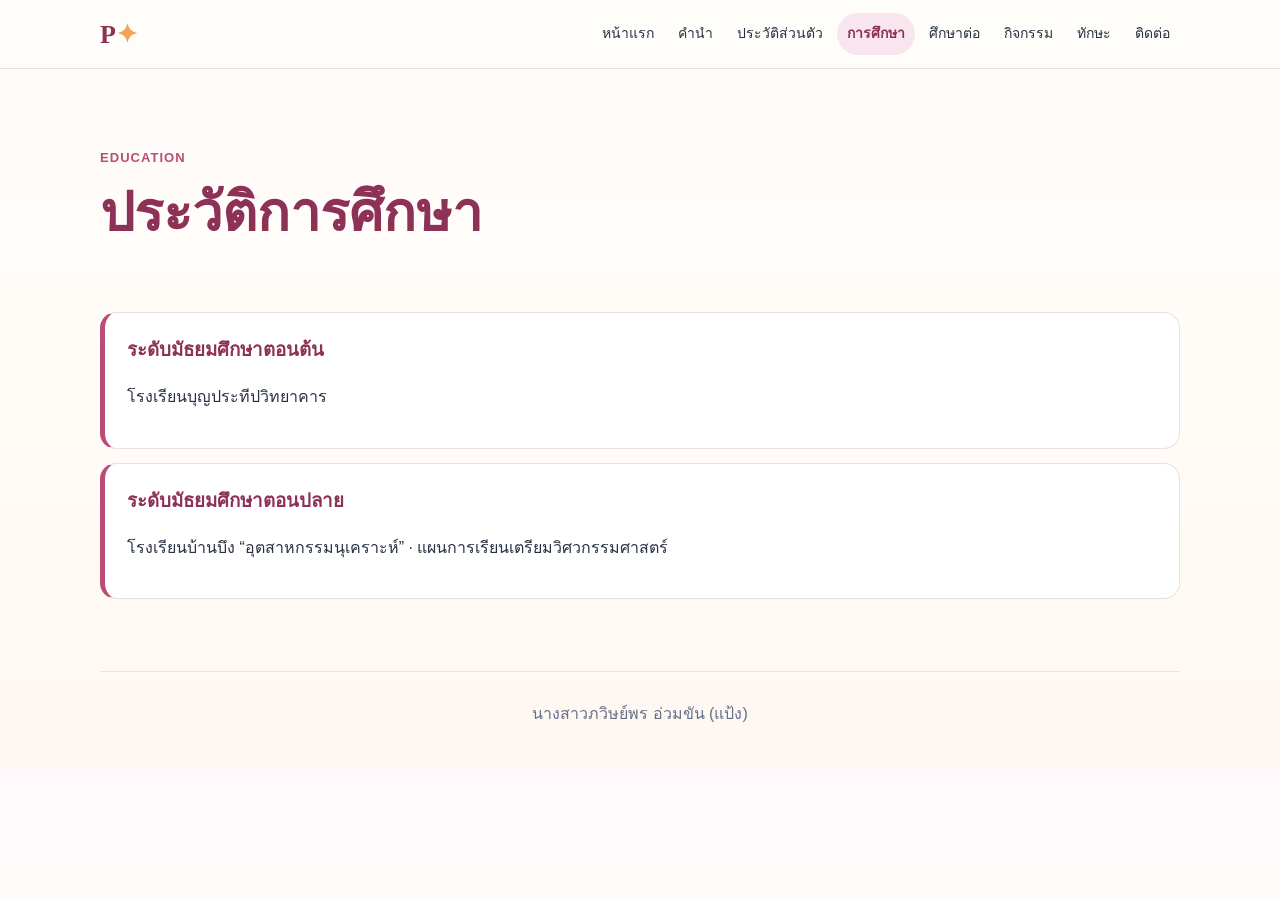
<file: portfolio.html>
<!doctype html><html lang="th"><head><meta charset="utf-8"><meta name="viewport" content="width=device-width,initial-scale=1"><title>ประวัติการศึกษา | ภวิษย์พร อ่วมขัน</title><link rel="stylesheet" href="styles.css"></head><body><header class="site-header"><nav class="nav container"><a class="brand" href="index.html">P<span>✦</span></a><div class="nav-links"><a href="index.html">หน้าแรก</a><a href="foreword.html">คำนำ</a><a href="about.html">ประวัติส่วนตัว</a><a class="active" href="portfolio.html">การศึกษา</a><a href="experience.html">ศึกษาต่อ</a><a href="activity.html">กิจกรรม</a><a href="skills.html">ทักษะ</a><a href="contact.html">ติดต่อ</a></div></nav></header><main class="container"><section class="page-hero"><p class="eyebrow">EDUCATION</p><h1 class="page-title">ประวัติการศึกษา</h1></section><section class="timeline"><article><h3>ระดับมัธยมศึกษาตอนต้น</h3><p>โรงเรียนบุญประทีปวิทยาคาร</p></article><article><h3>ระดับมัธยมศึกษาตอนปลาย</h3><p>โรงเรียนบ้านบึง “อุตสาหกรรมนุเคราะห์” · แผนการเรียนเตรียมวิศวกรรมศาสตร์</p></article></section></main><footer class="footer container">นางสาวภวิษย์พร อ่วมขัน (แป้ง)</footer></body></html>
</file>
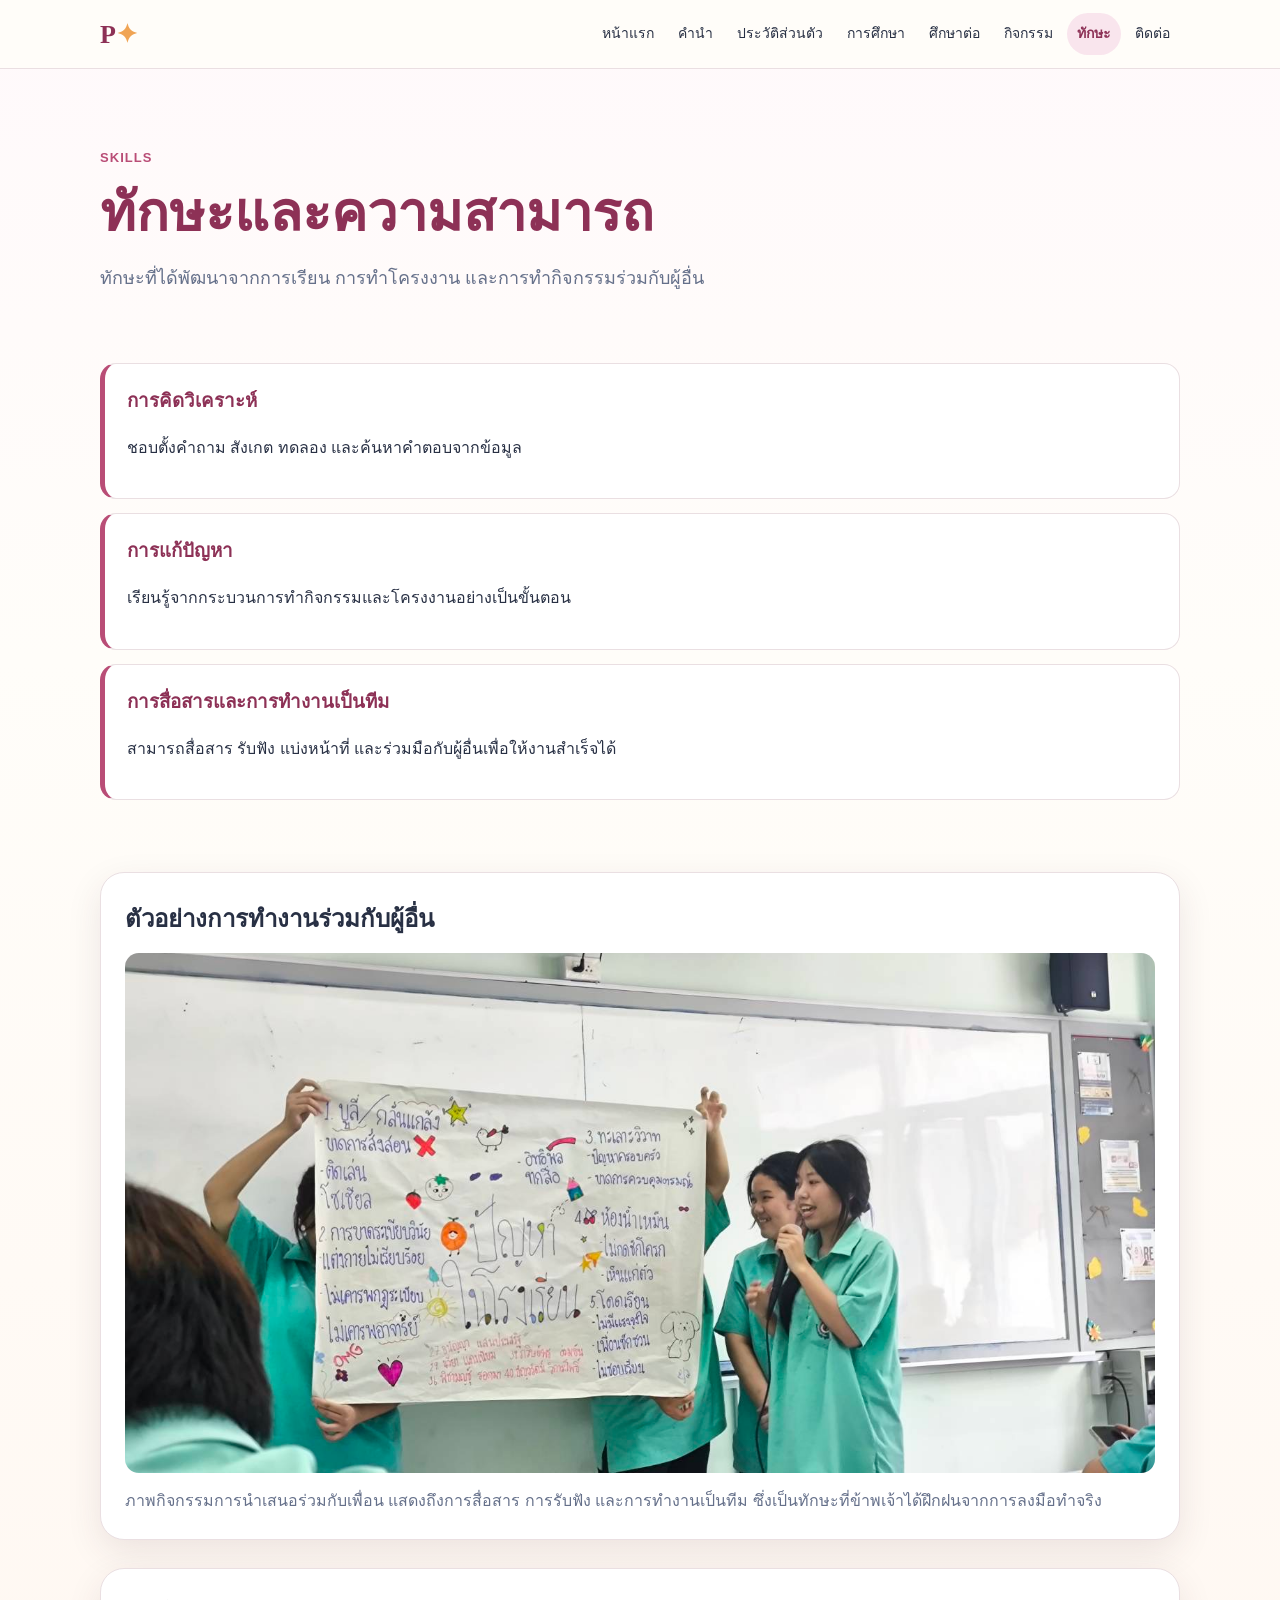
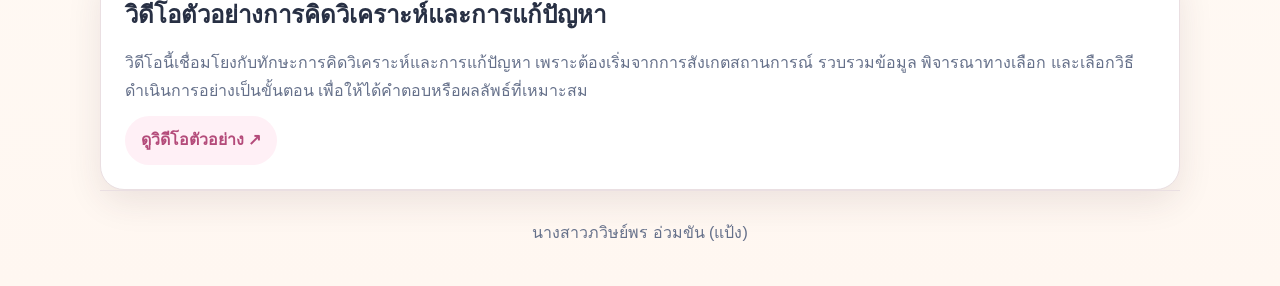
<file: skills.html>
<!doctype html><html lang="th"><head><meta charset="utf-8"><meta name="viewport" content="width=device-width,initial-scale=1"><title>ทักษะ | ภวิษย์พร อ่วมขัน</title><link rel="stylesheet" href="styles.css"><style>.skill-showcase{margin-top:28px;padding:24px}.skill-showcase figure{margin:0}.skill-showcase img{width:100%;max-height:520px;object-fit:cover;border-radius:14px;display:block}.skill-showcase figcaption{margin-top:14px;color:var(--muted);line-height:1.8}.skill-showcase h2{margin:0 0 12px}.video-link{display:inline-block;margin-top:10px;padding:10px 16px;border-radius:999px;background:#fff0f6;color:#b44b7a;text-decoration:none;font-weight:700}.video-link:hover{background:#ffddeb}</style></head><body><header class="site-header"><nav class="nav container"><a class="brand" href="index.html">P<span>✦</span></a><div class="nav-links"><a href="index.html">หน้าแรก</a><a href="foreword.html">คำนำ</a><a href="about.html">ประวัติส่วนตัว</a><a href="portfolio.html">การศึกษา</a><a href="experience.html">ศึกษาต่อ</a><a href="activity.html">กิจกรรม</a><a class="active" href="skills.html">ทักษะ</a><a href="contact.html">ติดต่อ</a></div></nav></header><main class="container"><section class="page-hero"><p class="eyebrow">SKILLS</p><h1 class="page-title">ทักษะและความสามารถ</h1><p class="page-intro">ทักษะที่ได้พัฒนาจากการเรียน การทำโครงงาน และการทำกิจกรรมร่วมกับผู้อื่น</p></section><section class="timeline"><article><h3>การคิดวิเคราะห์</h3><p>ชอบตั้งคำถาม สังเกต ทดลอง และค้นหาคำตอบจากข้อมูล</p></article><article><h3>การแก้ปัญหา</h3><p>เรียนรู้จากกระบวนการทำกิจกรรมและโครงงานอย่างเป็นขั้นตอน</p></article><article><h3>การสื่อสารและการทำงานเป็นทีม</h3><p>สามารถสื่อสาร รับฟัง แบ่งหน้าที่ และร่วมมือกับผู้อื่นเพื่อให้งานสำเร็จได้</p></article></section><section class="card skill-showcase"><h2>ตัวอย่างการทำงานร่วมกับผู้อื่น</h2><figure><img src="S__20226051.jpg" alt="การนำเสนอกิจกรรมร่วมกับเพื่อนในห้องเรียน"><figcaption>ภาพกิจกรรมการนำเสนอร่วมกับเพื่อน แสดงถึงการสื่อสาร การรับฟัง และการทำงานเป็นทีม ซึ่งเป็นทักษะที่ข้าพเจ้าได้ฝึกฝนจากการลงมือทำจริง</figcaption></figure></section><section class="card skill-showcase"><h2>วิดีโอตัวอย่างการคิดวิเคราะห์และการแก้ปัญหา</h2><p>วิดีโอนี้เชื่อมโยงกับทักษะการคิดวิเคราะห์และการแก้ปัญหา เพราะต้องเริ่มจากการสังเกตสถานการณ์ รวบรวมข้อมูล พิจารณาทางเลือก และเลือกวิธีดำเนินการอย่างเป็นขั้นตอน เพื่อให้ได้คำตอบหรือผลลัพธ์ที่เหมาะสม</p><a class="video-link" href="https://youtu.be/maBxTClb_ls?si=0xYftcmvpNJa25bx" target="_blank" rel="noopener">ดูวิดีโอตัวอย่าง ↗</a></section></main><footer class="footer container">นางสาวภวิษย์พร อ่วมขัน (แป้ง)</footer></body></html>
</file>
<file: styles.css>
:root{--ink:#283044;--muted:#65708a;--paper:#fffdf9;--surface:#fff;--rose:#b94d76;--rose-dark:#8d3156;--peach:#fff0e8;--line:#eadfe2;--shadow:0 12px 35px rgba(71,36,52,.10)}*{box-sizing:border-box}html{scroll-behavior:smooth}body{margin:0;background:linear-gradient(180deg,#fff9fb 0,#fffdf9 35%,#fff7f1 100%);color:var(--ink);font:16px/1.8 "Noto Sans Thai",Tahoma,sans-serif}.container{width:min(1080px,calc(100% - 40px));margin:auto}.site-header{position:sticky;top:0;z-index:10;background:rgba(255,253,249,.9);backdrop-filter:blur(12px);border-bottom:1px solid var(--line)}.nav{min-height:68px;display:flex;align-items:center;justify-content:space-between;gap:16px}.brand{font:800 26px Georgia,serif;color:var(--rose-dark);text-decoration:none}.brand span{color:#f0a454}.nav-links{display:flex;gap:4px;overflow-x:auto}.nav-links a{white-space:nowrap;padding:8px 10px;color:var(--ink);text-decoration:none;font-size:14px;border-radius:999px}.nav-links a:hover,.nav-links a.active{background:#f9e5ed;color:var(--rose-dark);font-weight:700}.hero{padding:78px 0 64px;display:grid;grid-template-columns:1.2fr .8fr;gap:48px;align-items:center}.eyebrow{color:var(--rose);font-weight:800;letter-spacing:.08em;font-size:13px}.hero h1,.page-title{font:800 clamp(38px,6vw,68px)/1.15 Georgia,"Noto Sans Thai",serif;margin:8px 0 18px;color:var(--rose-dark)}.lead{font-size:19px;color:var(--muted);max-width:620px}.hero-card,.card{background:var(--surface);border:1px solid var(--line);border-radius:24px;box-shadow:var(--shadow)}.hero-card{padding:26px;text-align:center}.profile-photo{width:190px;height:190px;object-fit:cover;border-radius:50%;border:8px solid #fff3e8;box-shadow:0 10px 24px #b94d7640}.fact-list{margin:18px 0 0;text-align:left;display:grid;gap:8px}.fact-list span{color:var(--rose-dark);font-weight:700}.btn{display:inline-block;background:var(--rose);color:white;text-decoration:none;border-radius:999px;padding:12px 21px;font-weight:700;box-shadow:0 8px 18px #b94d7640}.btn:hover{background:var(--rose-dark)}.section{padding:24px 0 72px}.section h2{font:800 30px/1.25 Georgia,"Noto Sans Thai",serif;color:var(--rose-dark);margin:0 0 20px}.grid{display:grid;grid-template-columns:repeat(3,1fr);gap:18px}.card{padding:24px}.card h3{margin:0 0 8px;color:var(--rose-dark);font-size:20px}.card p{margin:0;color:var(--muted)}.page-hero{padding:64px 0 30px}.page-title{font-size:clamp(34px,5vw,54px)}.page-intro{font-size:18px;color:var(--muted);max-width:780px}.prose{background:var(--surface);border:1px solid var(--line);box-shadow:var(--shadow);border-radius:24px;padding:clamp(24px,5vw,50px);margin:20px 0 72px}.prose p{margin:0 0 20px}.prose p:last-child{margin-bottom:0}.timeline{display:grid;gap:14px;margin:20px 0 72px}.timeline article{background:var(--surface);border:1px solid var(--line);border-left:5px solid var(--rose);border-radius:16px;padding:20px 22px}.timeline h3{margin:0 0 5px;color:var(--rose-dark)}.two-col{display:grid;grid-template-columns:1fr 1fr;gap:20px;margin:20px 0 72px}.highlight{background:var(--peach);border-radius:20px;padding:26px}.footer{padding:28px 0 38px;text-align:center;color:var(--muted);border-top:1px solid var(--line)}@media(max-width:760px){.nav{align-items:flex-start;padding:12px 0;flex-direction:column}.nav-links{width:100%}.hero{grid-template-columns:1fr;padding:48px 0}.hero-card{max-width:360px}.grid,.two-col{grid-template-columns:1fr}.container{width:min(100% - 28px,1080px)}}
</file>
